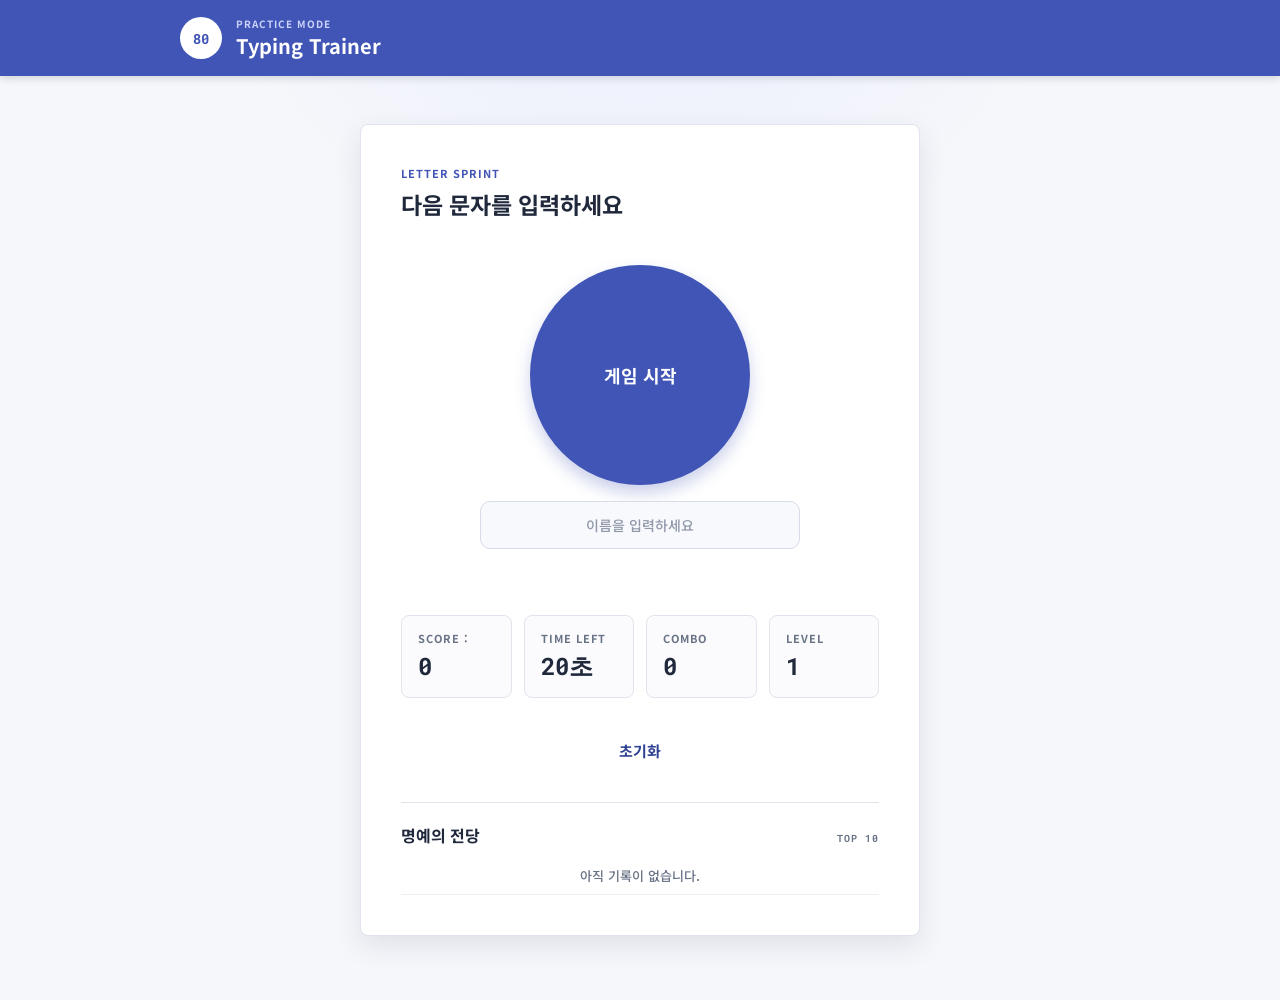
<file: index.html>
<!doctype html>
<html lang="ko">
  <head>
    <meta charset="UTF-8" />
    <meta name="viewport" content="width=device-width, initial-scale=1.0" />
    <title>Typing Game</title>
    <link rel="stylesheet" href="./exam4.css" />
    <script src="./exam4.js" defer></script>
  </head>
  <body>
    <header class="app-bar">
      <div class="app-bar__content">
        <span class="app-bar__mark">80</span>
        <div>
          <p class="app-bar__eyebrow">Practice mode</p>
          <h1>Typing Trainer</h1>
        </div>
      </div>
    </header>

    <main class="game-shell">
      <section class="game-panel" aria-labelledby="game-title">
        <div class="game-heading">
          <div>
            <p class="section-label">Letter sprint</p>
            <h2 id="game-title">다음 문자를 입력하세요</h2>
          </div>
        </div>

        <div class="start-action">
          <button id="startButton" class="button button--primary">
            게임 시작
          </button>
          <div class="player-form">
            <input
              id="playerName"
              name="name"
              type="text"
              maxlength="12"
              placeholder="이름을 입력하세요"
              autocomplete="name"
              aria-label="이름"
            />
            <p id="nameError" class="name-error" aria-live="polite"></p>
          </div>
        </div>

        <div
          id="targetChar"
          aria-live="polite"
          aria-label="입력할 문자"
          hidden
        ></div>

        <p id="gameStatus" class="game-status" aria-live="polite"></p>

        <div class="stats" aria-label="게임 정보">
          <div class="stat-card">
            <span class="stat-card__label">SCORE :</span>
            <strong id="score">0</strong>
          </div>
          <div class="stat-card">
            <span class="stat-card__label">TIME LEFT</span>
            <strong id="timer">20초</strong>
          </div>
          <div class="stat-card">
            <span class="stat-card__label">COMBO</span>
            <strong id="combo">0</strong>
          </div>
          <div class="stat-card">
            <span class="stat-card__label">LEVEL</span>
            <strong id="level">1</strong>
          </div>
        </div>

        <div class="actions">
          <button
            id="resetButton"
            class="button button--text"
            onclick="resetGame()"
          >
            초기화
          </button>
        </div>

        <section class="leaderboard" aria-labelledby="leaderboard-title">
          <div class="leaderboard__heading">
            <h3 id="leaderboard-title">명예의 전당</h3>
            <span>TOP 10</span>
          </div>
          <ol id="leaderboardList" class="leaderboard__list"></ol>
        </section>
      </section>
    </main>
  </body>
</html>
</file>
<file: exam4.css>
@import url("https://fonts.googleapis.com/css2?family=Noto+Sans+KR:wght@400;500;700;900&family=Roboto+Mono:wght@500;700&display=swap");

:root {
  --body-bg: #f6f7fb;
  --panel: #ffffff;
  --line: #e1e4ec;
  --ink: #20283b;
  --muted: #697386;
  --primary: #4055b5;
  --primary-dark: #304292;
  --accent: #e86b4a;
}

* {
  box-sizing: border-box;
}

[hidden] {
  display: none !important;
}

body {
  min-height: 100vh;
  margin: 0;
  padding: 0 20px 64px;
  color: var(--ink);
  background:
    radial-gradient(circle at 50% -20%, #e7ebff 0, transparent 480px),
    var(--body-bg);
  font-family: "Noto Sans KR", sans-serif;
  font-weight: 500;
}

.app-bar {
  margin: 0 -20px;
  color: #fff;
  background: var(--primary);
  box-shadow: 0 2px 8px rgba(32, 43, 68, 0.18);
}

.app-bar__content {
  width: min(100% - 40px, 920px);
  min-height: 76px;
  margin: auto;
  display: flex;
  align-items: center;
  gap: 14px;
}

.app-bar__mark {
  display: grid;
  width: 42px;
  height: 42px;
  place-items: center;
  border-radius: 50%;
  color: var(--primary);
  background: #fff;
  font:
    700 14px "Roboto Mono",
    monospace;
}

.app-bar h1,
.app-bar__eyebrow,
.game-heading h2,
.section-label {
  margin: 0;
}

.app-bar h1 {
  font-size: 20px;
  font-weight: 700;
}

.app-bar__eyebrow,
.section-label,
.stat-card__label {
  color: var(--muted);
  font-size: 11px;
  font-weight: 700;
  letter-spacing: 1px;
}

.app-bar__eyebrow {
  color: #cbd3ff;
  font-size: 10px;
  text-transform: uppercase;
}

.game-shell {
  width: min(100%, 560px);
  margin: 48px auto 0;
}

.game-panel {
  padding: clamp(24px, 6vw, 40px);
  display: flex;
  flex-direction: column;
  background: var(--panel);
  border: 1px solid var(--line);
  border-radius: 8px;
  box-shadow: 0 10px 28px rgba(32, 43, 68, 0.1);
}

.game-heading {
  display: flex;
  align-items: flex-start;
  justify-content: space-between;
  margin-bottom: 24px;
}

.section-label {
  margin-bottom: 6px;
  color: var(--primary);
  text-transform: uppercase;
}

.game-heading h2 {
  font-size: clamp(18px, 4vw, 23px);
  font-weight: 700;
}

.start-action {
  margin: 20px 0 12px;
}

.player-form {
  width: min(100%, 320px);
  margin: 16px auto 0;
}

.player-form input {
  width: 100%;
  min-height: 48px;
  padding: 12px 16px;
  border: 1px solid #d8dce8;
  border-radius: 10px;
  color: var(--ink);
  background: #f8f9fc;
  font:
    500 14px "Noto Sans KR",
    sans-serif;
  text-align: center;
  transition:
    border-color 160ms ease,
    background 160ms ease,
    box-shadow 160ms ease;
}

.player-form input::placeholder {
  color: #9098aa;
}

.name-error {
  min-height: 20px;
  margin: 6px 0 0;
  color: #d64040;
  font-size: 12px;
  text-align: center;
}

.player-form input:focus {
  border-color: var(--primary);
  outline: 0;
  background: #fff;
  box-shadow: 0 0 0 3px #dce1ff;
}

.start-action .button {
  width: min(100%, 220px);
  aspect-ratio: 1;
  display: block;
  margin: 0 auto;
  padding: 20px;
  border-radius: 50%;
  font-size: 18px;
  box-shadow: 0 8px 16px rgba(64, 85, 181, 0.28);
}

#targetChar {
  min-height: 180px;
  margin: 4px 0;
  display: grid;
  place-items: center;
  background-color: #fff;
  border-radius: 20px;
  color: var(--primary-dark);
  font-size: clamp(80px, 20vw, 148px);
  font-family: "Roboto Mono", monospace;
  font-weight: 500;
  letter-spacing: 0;
  line-height: 1;
  text-shadow: 0 3px 0 #dfe3ff;
}

#targetChar.is-wrong {
  color: #d64040;
}

#targetChar.is-correct {
  color: #249653;
}

#targetChar.is-warning {
  animation: target-warning 700ms steps(1, end) infinite;
}

.game-status {
  min-height: 28px;
  margin: 8px 0 0;
  color: var(--accent);
  font:
    700 20px "Roboto Mono",
    monospace;
  text-align: center;
  text-transform: uppercase;
  white-space: pre-line;
}

.game-status:empty {
  min-height: 0;
}

.game-panel.is-ended .game-status {
  order: 1;
  min-height: 0;
  margin-top: 20px;
  color: var(--accent);
  font-size: clamp(30px, 8vw, 44px);
}

.game-panel.is-ended .stats {
  order: 2;
  display: flex;
  width: auto;
  justify-content: center;
  margin: 12px auto 16px;
}

.game-panel.is-ended .stat-card {
  display: flex;
  align-items: baseline;
  gap: 6px;
  padding: 0;
  border: 0;
  background: transparent;
}

.game-panel.is-ended .stat-card + .stat-card {
  display: none;
}

.game-panel.is-ended .stat-card__label {
  margin: 0;
}

.game-panel.is-ended .start-action {
  order: 3;
  margin: 0 auto;
}

.game-panel.is-ended .player-form {
  display: none;
}

.game-panel.is-playing .player-form {
  display: none;
}

.game-panel.is-ended .start-action .button {
  width: auto;
  min-height: 36px;
  aspect-ratio: auto;
  padding: 7px 18px;
  border-radius: 6px;
  font-size: 13px;
  box-shadow: none;
}

.game-panel.is-ended .actions {
  display: none;
}

.game-panel.is-ended .leaderboard {
  order: 4;
}

@keyframes target-warning {
  0%,
  49% {
    background-color: #fff;
  }

  50%,
  100% {
    background-color: rgba(214, 64, 64, 0.28);
  }
}

.stats {
  display: grid;
  grid-template-columns: repeat(4, 1fr);
  gap: 12px;
  margin: 20px 0 28px;
}

.stat-card {
  padding: 14px 16px;
  border: 1px solid var(--line);
  border-radius: 8px;
  background: #fbfbfd;
}

.stat-card__label {
  display: block;
  margin-bottom: 4px;
}

.stat-card strong {
  font:
    700 clamp(18px, 4vw, 24px) "Roboto Mono",
    monospace;
}

@media (max-width: 480px) {
  .stats {
    grid-template-columns: repeat(2, 1fr);
  }
}

.actions {
  display: flex;
  gap: 12px;
}

.leaderboard {
  margin-top: 28px;
  padding-top: 20px;
  border-top: 1px solid var(--line);
}

.leaderboard__heading {
  display: flex;
  align-items: baseline;
  justify-content: space-between;
  margin-bottom: 10px;
}

.leaderboard h3,
.leaderboard__heading span {
  margin: 0;
}

.leaderboard h3 {
  font-size: 16px;
}

.leaderboard__heading span {
  color: var(--muted);
  font:
    700 10px "Roboto Mono",
    monospace;
  letter-spacing: 1px;
}

.leaderboard__list {
  margin: 0;
  padding: 0;
  list-style: none;
}

.leaderboard__item,
.leaderboard__empty {
  display: flex;
  justify-content: space-between;
  padding: 9px 4px;
  border-bottom: 1px solid #eef0f4;
  font-size: 13px;
}

.leaderboard__item strong {
  color: var(--primary-dark);
  font-family: "Roboto Mono", monospace;
}

.leaderboard__empty {
  justify-content: center;
  color: var(--muted);
}

.button {
  min-height: 48px;
  flex: 1;
  padding: 12px 20px;
  border: 0;
  border-radius: 8px;
  font:
    700 15px "Noto Sans KR",
    sans-serif;
  cursor: pointer;
  touch-action: manipulation;
  transition:
    background 160ms ease,
    box-shadow 160ms ease,
    transform 160ms ease;
}

.button--primary {
  color: #fff;
  background: var(--primary);
  box-shadow: 0 3px 6px rgba(64, 85, 181, 0.25);
}

.button--text {
  color: var(--primary-dark);
  background: transparent;
}

.button:hover {
  box-shadow: 0 5px 10px rgba(32, 43, 68, 0.16);
}

.button--primary:hover {
  background: var(--primary-dark);
}

.start-action .button--primary:hover {
  transform: scale(1.03);
  box-shadow: 0 10px 20px rgba(64, 85, 181, 0.32);
}

.button--text:hover {
  background: #eef0ff;
}

.button.is-evading {
  position: fixed;
  z-index: 10;
  transition:
    left 180ms ease,
    top 180ms ease,
    background 160ms ease,
    box-shadow 160ms ease;
}

.button:active {
  transform: translateY(1px);
}

.button:disabled {
  color: var(--muted);
  background: #f1f2f5;
  box-shadow: none;
  cursor: not-allowed;
  opacity: 0.75;
}

.button:focus-visible {
  outline: 3px solid #aab5ff;
  outline-offset: 2px;
}

@media (max-width: 420px) {
  .game-shell {
    margin-top: 28px;
  }

  .game-panel {
    padding: 20px;
  }

  .start-action .button {
    width: 180px;
  }

  .actions {
    flex-direction: column;
  }
}
</file>
